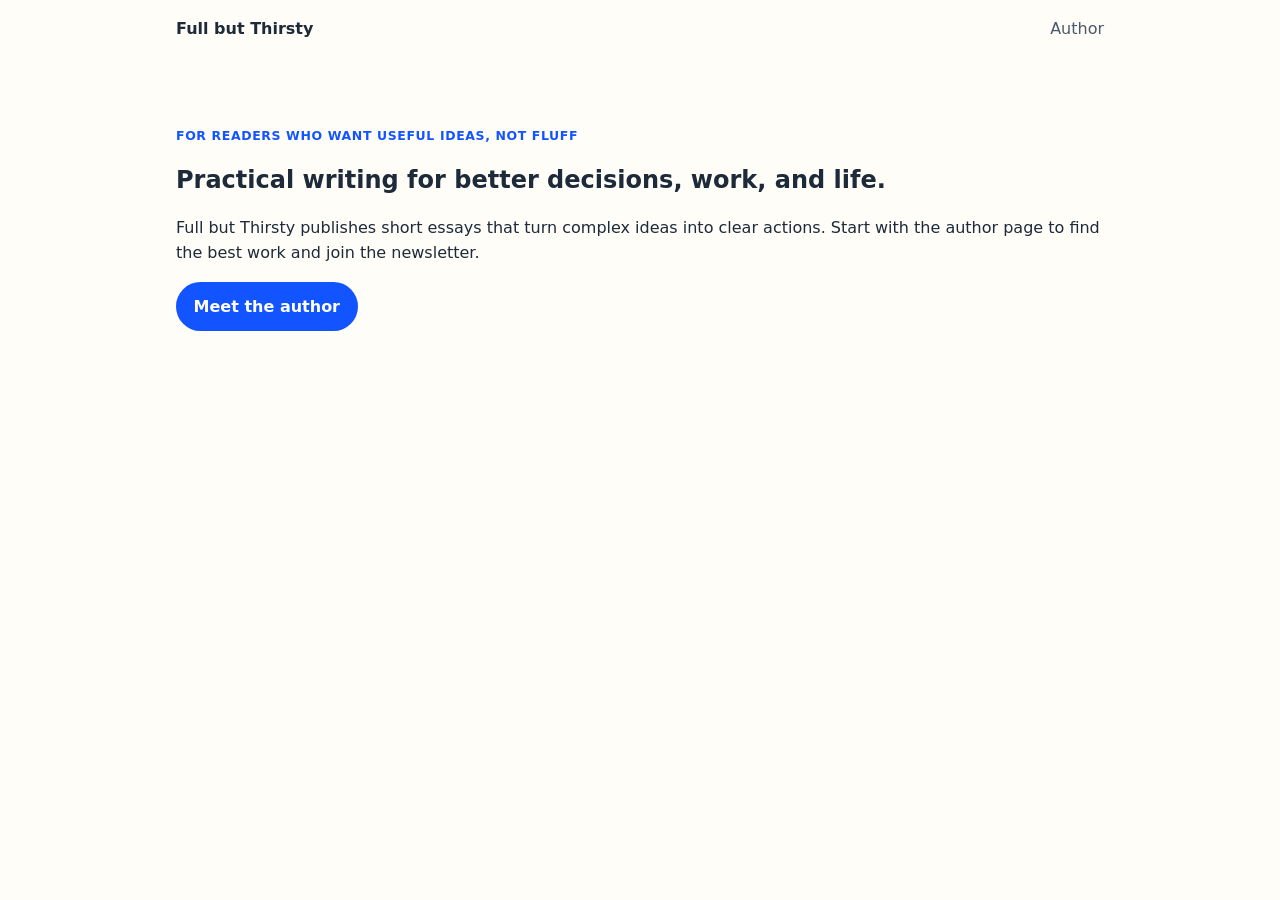
<file: index.html>
<!doctype html>
<html lang="en">
  <head>
    <meta charset="UTF-8" />
    <meta name="viewport" content="width=device-width, initial-scale=1.0" />
    <title>Full but Thirsty | Stories and Practical Wisdom</title>
    <meta
      name="description"
      content="Read practical essays and stories from Full but Thirsty. Start with the author page for key ideas, popular posts, and the weekly insights newsletter."
    />
    <link rel="canonical" href="https://fullbutthirsty.com/" />
    <link rel="stylesheet" href="styles.css" />
  </head>
  <body>
    <header class="site-header">
      <a class="logo" href="/">Full but Thirsty</a>
      <nav>
        <a href="/author.html">Author</a>
      </nav>
    </header>

    <main class="container">
      <section class="hero">
        <p class="eyebrow">For readers who want useful ideas, not fluff</p>
        <h1>Practical writing for better decisions, work, and life.</h1>
        <p>
          Full but Thirsty publishes short essays that turn complex ideas into
          clear actions. Start with the author page to find the best work and
          join the newsletter.
        </p>
        <a class="btn btn-primary" href="/author.html">Meet the author</a>
      </section>
    </main>
  </body>
</html>
</file>
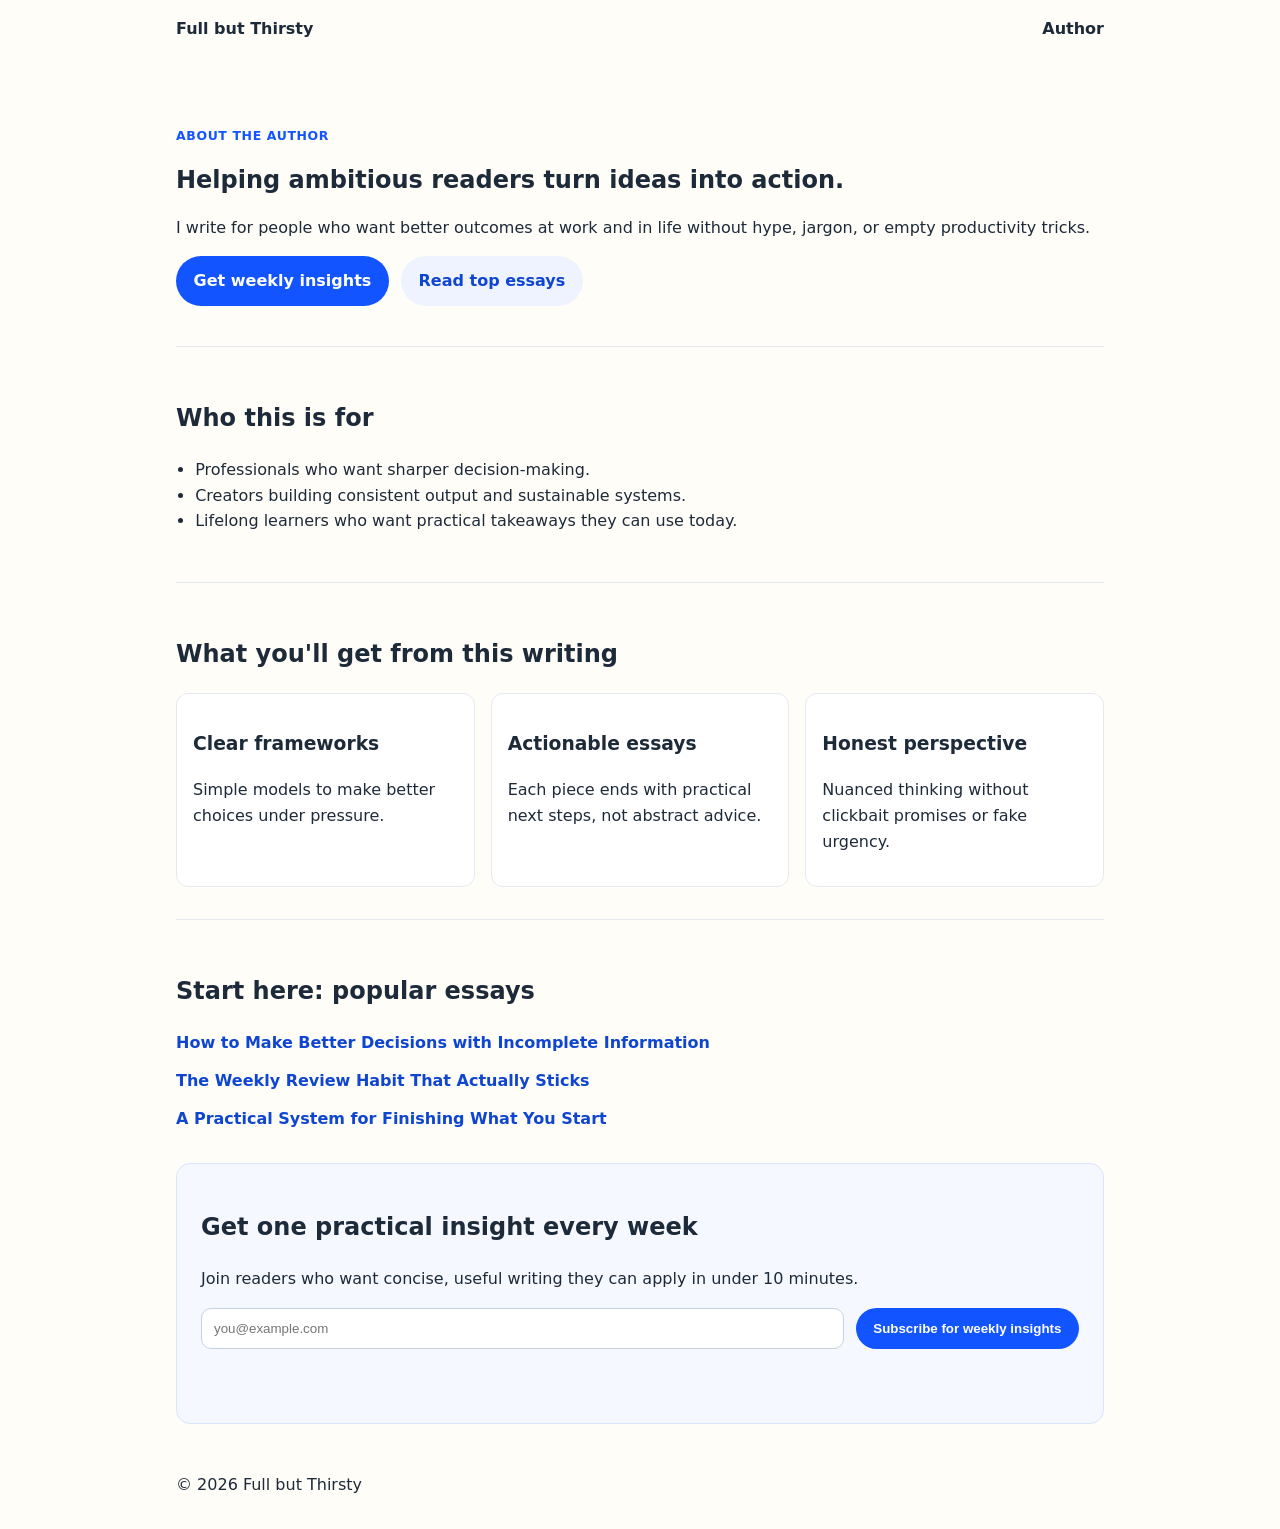
<file: author.html>
<!doctype html>
<html lang="en">
  <head>
    <meta charset="UTF-8" />
    <meta name="viewport" content="width=device-width, initial-scale=1.0" />
    <title>About the Author | Full but Thirsty</title>
    <meta
      name="description"
      content="Meet the voice behind Full but Thirsty. Learn what the writing covers, who it's for, and join the weekly newsletter for practical insights."
    />
    <link rel="canonical" href="https://fullbutthirsty.com/author" />
    <meta property="og:title" content="About the Author | Full but Thirsty" />
    <meta
      property="og:description"
      content="Practical ideas on decision-making, work, and life. Learn about the author and join the newsletter."
    />
    <meta property="og:type" content="profile" />
    <meta property="og:url" content="https://fullbutthirsty.com/author" />
    <meta name="twitter:card" content="summary_large_image" />
    <link rel="stylesheet" href="styles.css" />
    <script defer src="tracking.js"></script>
    <script type="application/ld+json">
      {
        "@context": "https://schema.org",
        "@type": "Person",
        "name": "Full but Thirsty Author",
        "url": "https://fullbutthirsty.com/author",
        "description": "Author of practical essays on better decisions, work, and life.",
        "knowsAbout": ["Decision-making", "Productivity", "Personal growth"],
        "sameAs": []
      }
    </script>
  </head>
  <body>
    <header class="site-header">
      <a class="logo" href="/">Full but Thirsty</a>
      <nav>
        <a class="active" href="/author.html" aria-current="page">Author</a>
      </nav>
    </header>

    <main class="container">
      <section class="hero author-hero">
        <p class="eyebrow">About the Author</p>
        <h1>Helping ambitious readers turn ideas into action.</h1>
        <p>
          I write for people who want better outcomes at work and in life
          without hype, jargon, or empty productivity tricks.
        </p>
        <div class="cta-row">
          <a class="btn btn-primary" href="#newsletter" data-track="primary_cta">Get weekly insights</a>
          <a class="btn btn-secondary" href="#popular-essays" data-track="secondary_cta">Read top essays</a>
        </div>
      </section>

      <section class="section" id="who-it-is-for">
        <h2>Who this is for</h2>
        <ul class="checklist">
          <li>Professionals who want sharper decision-making.</li>
          <li>Creators building consistent output and sustainable systems.</li>
          <li>Lifelong learners who want practical takeaways they can use today.</li>
        </ul>
      </section>

      <section class="section" id="what-youll-get">
        <h2>What you'll get from this writing</h2>
        <div class="grid">
          <article class="card">
            <h3>Clear frameworks</h3>
            <p>Simple models to make better choices under pressure.</p>
          </article>
          <article class="card">
            <h3>Actionable essays</h3>
            <p>Each piece ends with practical next steps, not abstract advice.</p>
          </article>
          <article class="card">
            <h3>Honest perspective</h3>
            <p>Nuanced thinking without clickbait promises or fake urgency.</p>
          </article>
        </div>
      </section>

      <section class="section" id="popular-essays">
        <h2>Start here: popular essays</h2>
        <div class="essay-list">
          <a href="#" class="essay-link" data-track="essay_click">How to Make Better Decisions with Incomplete Information</a>
          <a href="#" class="essay-link" data-track="essay_click">The Weekly Review Habit That Actually Sticks</a>
          <a href="#" class="essay-link" data-track="essay_click">A Practical System for Finishing What You Start</a>
        </div>
      </section>

      <section class="section newsletter" id="newsletter">
        <h2>Get one practical insight every week</h2>
        <p>
          Join readers who want concise, useful writing they can apply in under
          10 minutes.
        </p>
        <form id="lead-capture" class="lead-form" novalidate>
          <label for="email" class="sr-only">Email address</label>
          <input
            id="email"
            name="email"
            type="email"
            placeholder="you@example.com"
            required
            autocomplete="email"
          />
          <button type="submit" class="btn btn-primary" data-track="newsletter_submit">
            Subscribe for weekly insights
          </button>
        </form>
        <p id="form-message" class="form-message" role="status" aria-live="polite"></p>
      </section>
    </main>

    <footer class="site-footer">
      <p>© <span id="year"></span> Full but Thirsty</p>
    </footer>

    <script>
      document.getElementById('year').textContent = new Date().getFullYear();
      const form = document.getElementById('lead-capture');
      const message = document.getElementById('form-message');

      form.addEventListener('submit', (event) => {
        event.preventDefault();
        const emailInput = form.elements.email;

        if (!emailInput.value || !emailInput.checkValidity()) {
          message.textContent = 'Please enter a valid email address.';
          message.classList.add('error');
          return;
        }

        message.textContent = 'Thanks! You are on the list.';
        message.classList.remove('error');
        form.reset();

        if (window.fullButThirstyTrack) {
          window.fullButThirstyTrack('lead_capture_success', {
            page: 'author',
            formId: 'lead-capture'
          });
        }
      });
    </script>
  </body>
</html>
</file>
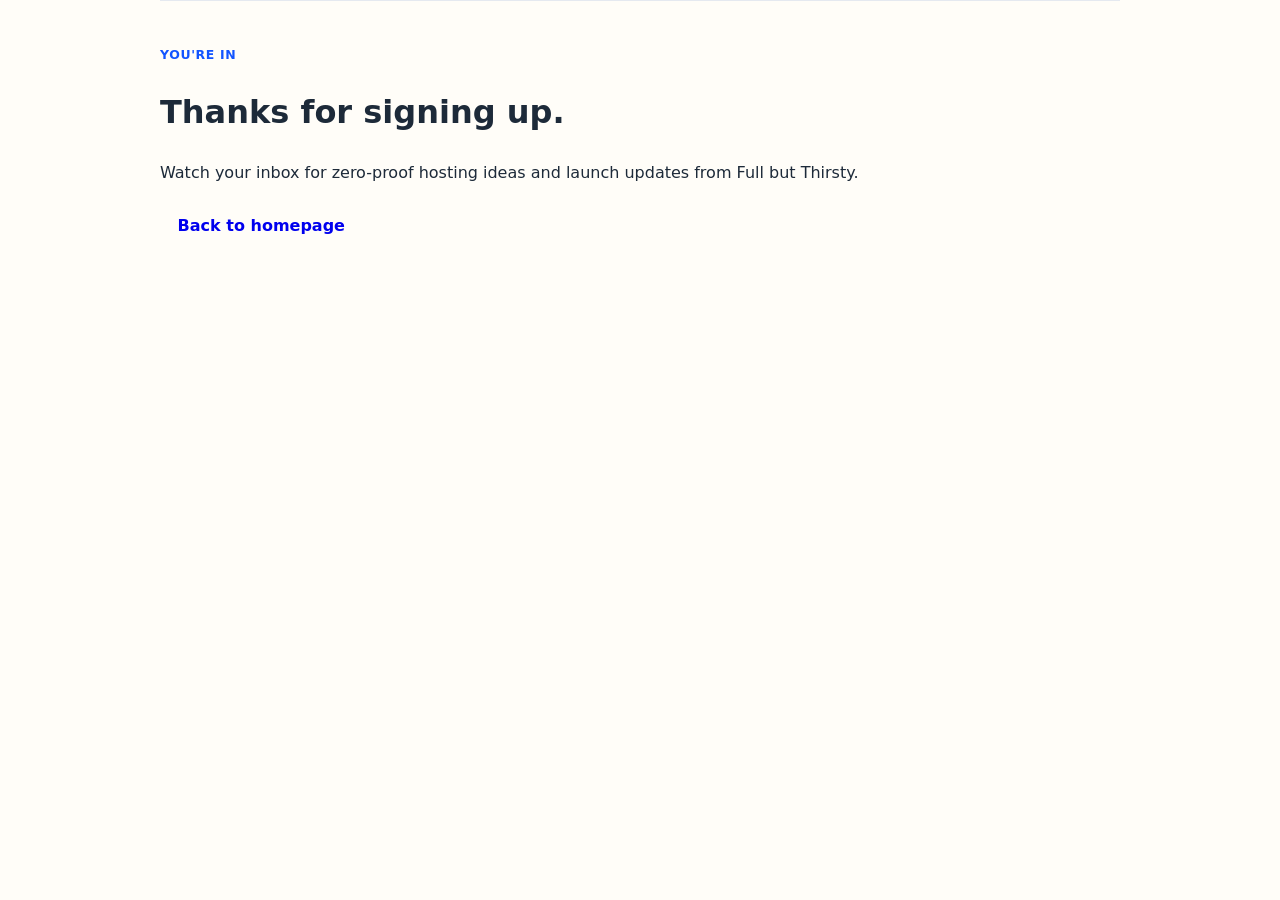
<file: thank-you.html>
<!doctype html>
<html lang="en">
  <head>
    <meta charset="UTF-8" />
    <meta name="viewport" content="width=device-width, initial-scale=1.0" />
    <title>Thanks for signing up | Full but Thirsty</title>
    <meta name="description" content="Thanks for joining Full but Thirsty. You're on the list for updates and zero-proof hosting resources." />
    <meta name="robots" content="noindex,follow" />
    <link rel="stylesheet" href="styles.css" />
  </head>
  <body>
    <main class="container section">
      <p class="eyebrow">You're in</p>
      <h1>Thanks for signing up.</h1>
      <p>Watch your inbox for zero-proof hosting ideas and launch updates from Full but Thirsty.</p>
      <a class="btn" href="/">Back to homepage</a>
    </main>
  </body>
</html>
</file>
<file: styles.css>
:root {
  --bg: #fffdf8;
  --text: #1d2a39;
  --muted: #4b5a6a;
  --primary: #1254ff;
  --primary-dark: #0e45d1;
  --line: #e5e9f0;
}

* {
  box-sizing: border-box;
}

body {
  margin: 0;
  font-family: Inter, system-ui, -apple-system, Segoe UI, Roboto, Arial, sans-serif;
  color: var(--text);
  background: var(--bg);
  line-height: 1.6;
}

.site-header,
.site-footer,
.container {
  width: min(100%, 960px);
  margin: 0 auto;
  padding: 1rem;
}

.site-header {
  display: flex;
  justify-content: space-between;
  align-items: center;
}

.logo {
  font-weight: 700;
  color: var(--text);
  text-decoration: none;
}

nav a {
  color: var(--muted);
  margin-left: 1rem;
  text-decoration: none;
}

nav a.active,
nav a:hover {
  color: var(--text);
  font-weight: 600;
}

.hero {
  padding: 2.5rem 0;
}

.hero h1 {
  line-height: 1.2;
  max-width: 720px;
}

.eyebrow {
  color: var(--primary);
  font-weight: 600;
  text-transform: uppercase;
  letter-spacing: 0.05em;
  font-size: 0.78rem;
}

.section {
  padding: 2rem 0;
  border-top: 1px solid var(--line);
}

.cta-row {
  display: flex;
  flex-wrap: wrap;
  gap: 0.75rem;
  margin-top: 1rem;
}

.btn {
  display: inline-block;
  text-decoration: none;
  border-radius: 999px;
  padding: 0.75rem 1.1rem;
  border: none;
  cursor: pointer;
  font-weight: 600;
}

.btn-primary {
  background: var(--primary);
  color: #fff;
}

.btn-primary:hover {
  background: var(--primary-dark);
}

.btn-secondary {
  background: #eef3ff;
  color: var(--primary-dark);
}

.checklist {
  padding-left: 1.2rem;
}

.grid {
  display: grid;
  grid-template-columns: repeat(auto-fit, minmax(200px, 1fr));
  gap: 1rem;
}

.card {
  background: #fff;
  border: 1px solid var(--line);
  border-radius: 12px;
  padding: 1rem;
}

.essay-list {
  display: grid;
  gap: 0.75rem;
}

.essay-link {
  color: var(--primary-dark);
  text-decoration: none;
  font-weight: 600;
}

.newsletter {
  background: #f5f8ff;
  border-radius: 14px;
  padding: 1.5rem;
  border: 1px solid #dbe4ff;
}

.lead-form {
  display: flex;
  flex-wrap: wrap;
  gap: 0.75rem;
}

.lead-form input {
  flex: 1;
  min-width: 220px;
  padding: 0.75rem;
  border-radius: 10px;
  border: 1px solid #c8d2df;
}

.form-message {
  min-height: 1.2rem;
  font-size: 0.95rem;
}

.form-message.error {
  color: #b42318;
}

.sr-only {
  position: absolute;
  width: 1px;
  height: 1px;
  padding: 0;
  margin: -1px;
  overflow: hidden;
  clip: rect(0, 0, 0, 0);
  border: 0;
}

@media (max-width: 640px) {
  .hero {
    padding: 1.5rem 0;
  }
}
</file>
